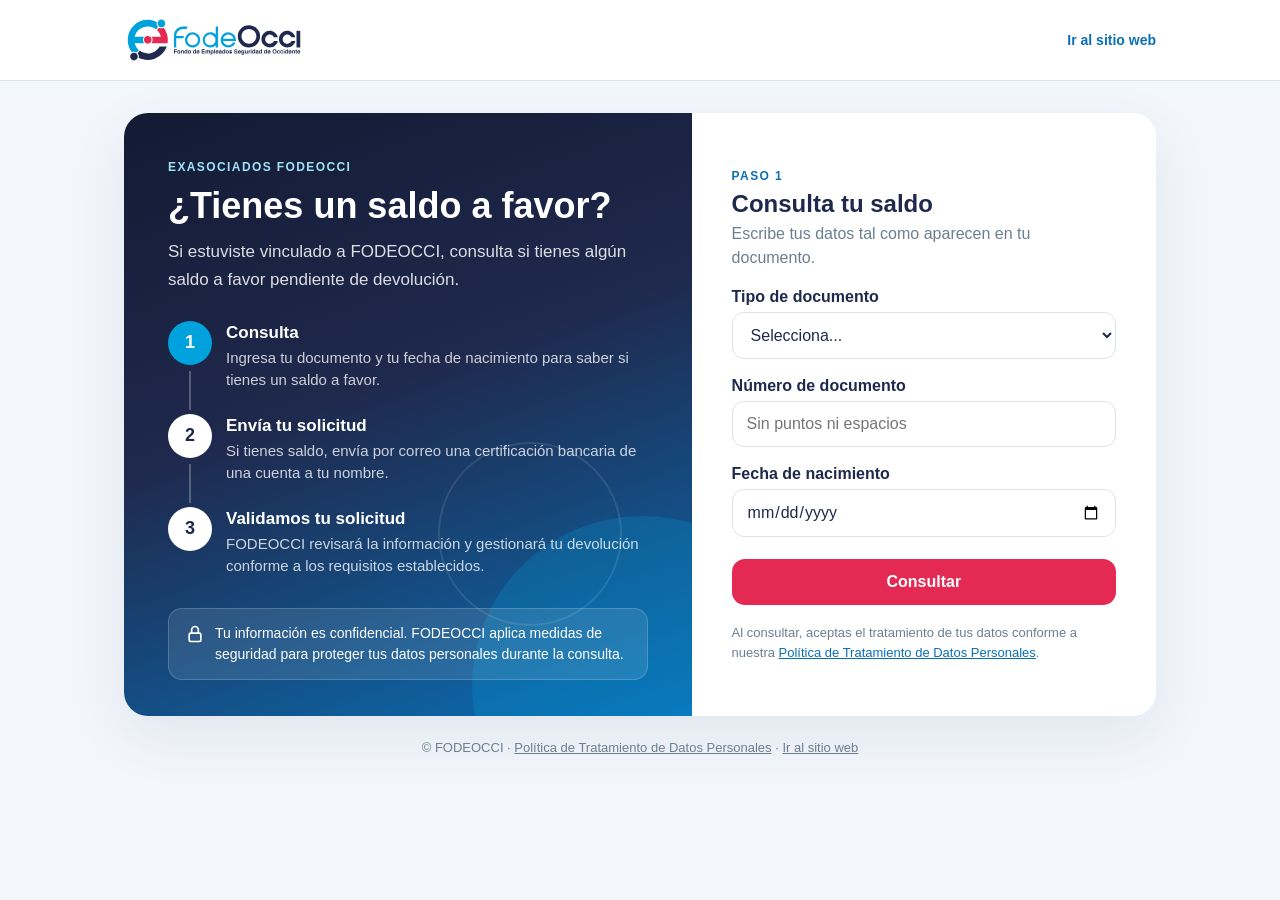
<file: index.html>
<!doctype html>
<html lang="es">
<head>
  <meta charset="utf-8">
  <meta name="viewport" content="width=device-width,initial-scale=1">
  <meta name="description" content="Consulta si tienes saldos a favor pendientes de devolución en FODEOCCI.">
  <title>Consulta de saldos a favor | FODEOCCI</title>
  <link rel="icon" href="img/logo-claro.svg">
  <link rel="stylesheet" href="css/estilos.css">
</head>
<body>

  <!-- ENCABEZADO -->
  <header class="encabezado">
    <div class="encabezado-contenido">
      <img class="logo" src="img/logo-claro.svg" alt="FODEOCCI">
      <a data-sitio>Ir al sitio web</a>
    </div>
  </header>

  <div class="contenedor">
    <div class="tarjeta-principal" id="vistaConsulta">

      <!-- COLUMNA INFORMATIVA: LOS 3 PASOS -->
      <section class="columna-info">
        <span class="eyebrow">EXASOCIADOS FODEOCCI</span>
        <h1 class="titular">¿Tienes un saldo a favor?</h1>
        <p class="intro">Si estuviste vinculado a FODEOCCI, consulta si tienes algún saldo a favor pendiente de devolución.</p>

        <ol class="pasos">
          <li class="paso">
            <span class="paso-numero">1</span>
            <div>
              <h3>Consulta</h3>
              <p>Ingresa tu documento y tu fecha de nacimiento para saber si tienes un saldo a favor.</p>
            </div>
          </li>
          <li class="paso">
            <span class="paso-numero">2</span>
            <div>
              <h3>Envía tu solicitud</h3>
              <p>Si tienes saldo, envía por correo una certificación bancaria de una cuenta a tu nombre.</p>
            </div>
          </li>
          <li class="paso">
            <span class="paso-numero">3</span>
            <div>
              <h3>Validamos tu solicitud</h3>
              <p>FODEOCCI revisará la información y gestionará tu devolución conforme a los requisitos establecidos.</p>
            </div>
          </li>
        </ol>

        <div class="sello-seguridad">
          <svg width="20" height="20" viewBox="0 0 24 24" fill="none" stroke="currentColor" stroke-width="2" stroke-linecap="round" stroke-linejoin="round" aria-hidden="true"><rect x="5" y="11" width="14" height="10" rx="2"/><path d="M8 11V7a4 4 0 0 1 8 0v4"/></svg>
          <span>Tu información es confidencial. FODEOCCI aplica medidas de seguridad para proteger tus datos personales durante la consulta.</span>
        </div>
      </section>

      <!-- COLUMNA DEL FORMULARIO -->
      <main class="columna-form">
        <div class="card">

          <!-- FORMULARIO -->
          <section id="vistaFormulario">
            <span class="eyebrow">PASO 1</span>
            <h2 class="titulo-card">Consulta tu saldo</h2>
            <p class="muted">Escribe tus datos tal como aparecen en tu documento.</p>

            <form id="formConsulta" novalidate>
              <label for="tipo">Tipo de documento</label>
              <select id="tipo" required>
                <option value="">Selecciona...</option>
                <option value="CC">Cédula de ciudadanía</option>
                <option value="CE">Cédula de extranjería</option>
                <option value="PA">Pasaporte</option>
              </select>

              <label for="numero">Número de documento</label>
              <input id="numero" inputmode="numeric" autocomplete="off" placeholder="Sin puntos ni espacios" required>

              <label for="fecha">Fecha de nacimiento</label>
              <input id="fecha" type="date" required>

              <button type="submit" id="btnConsultar">Consultar</button>
              <div id="avisoCampos" class="resultado error" hidden></div>
            </form>

            <p class="nota-privacidad">
              Al consultar, aceptas el tratamiento de tus datos conforme a nuestra
              <a data-politica target="_blank" rel="noopener">Política de Tratamiento de Datos Personales</a>.
            </p>
          </section>

        </div>
      </main>

    </div>

    <!-- RESULTADO: comprobante centrado (reemplaza las dos columnas) -->
    <section class="comprobante" id="vistaResultado" hidden aria-live="polite">
      <div id="resultado"></div>
      <button type="button" class="link" id="btnNuevaConsulta">Hacer otra consulta</button>
    </section>

    <footer class="pie">
      © FODEOCCI ·
      <a data-politica target="_blank" rel="noopener">Política de Tratamiento de Datos Personales</a> ·
      <a data-sitio>Ir al sitio web</a>
    </footer>
  </div>

  <script src="js/config.js"></script>
  <script src="js/consulta.js"></script>
</body>
</html>
</file>
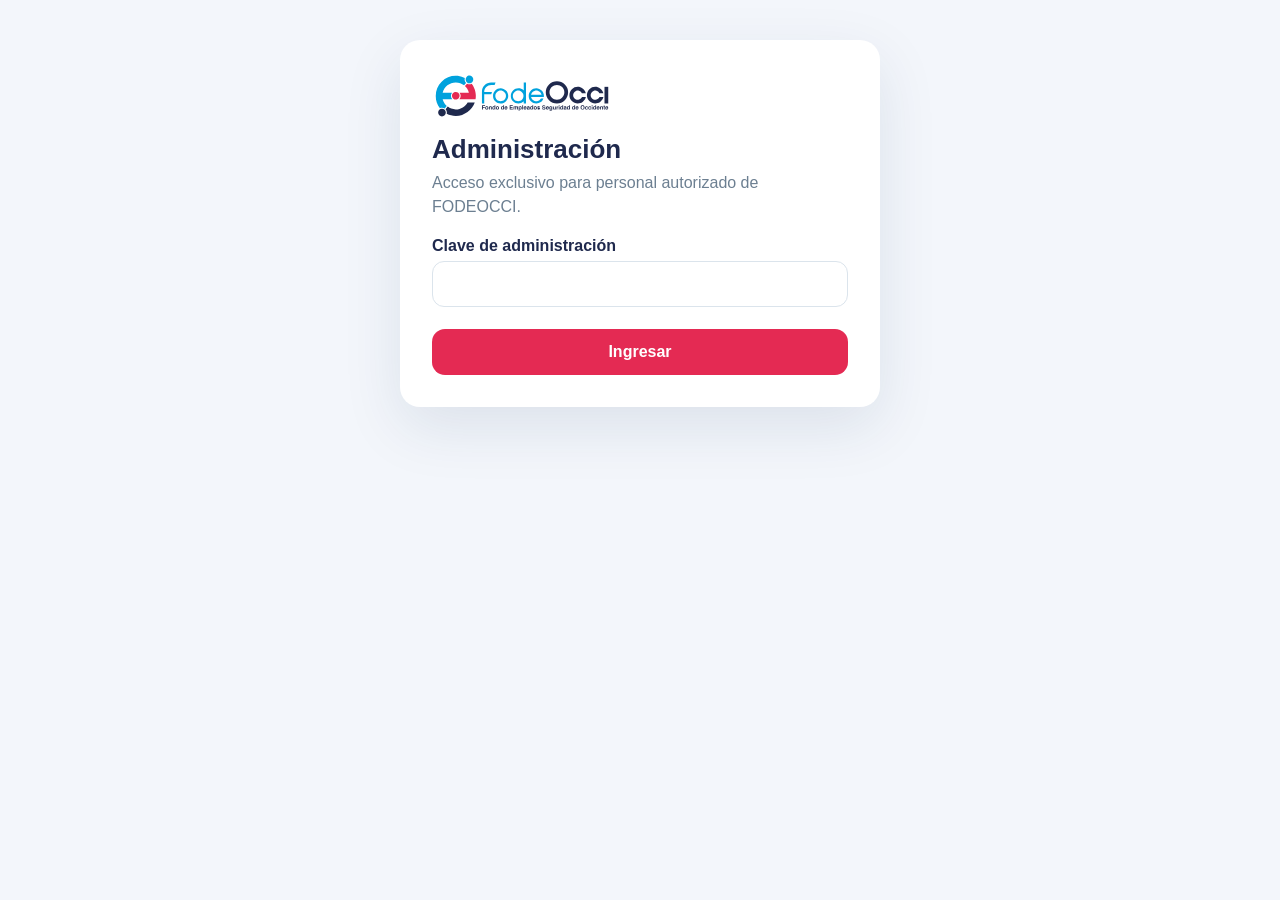
<file: admin.html>
<!doctype html>
<html lang="es">
<head>
  <meta charset="utf-8">
  <meta name="viewport" content="width=device-width,initial-scale=1">
  <meta name="robots" content="noindex, nofollow">
  <title>Administración | Saldos a favor FODEOCCI</title>
  <link rel="icon" href="img/logo-claro.svg">
  <link rel="stylesheet" href="css/estilos.css">
  <link rel="stylesheet" href="css/admin.css">
</head>
<body>

  <!-- INGRESO -->
  <main class="card" id="vistaLogin">
    <img class="logo-admin" src="img/logo-claro.svg" alt="FODEOCCI">
    <h1>Administración</h1>
    <p class="muted">Acceso exclusivo para personal autorizado de FODEOCCI.</p>

    <form id="formLogin" novalidate>
      <label for="clave">Clave de administración</label>
      <input id="clave" type="password" autocomplete="current-password" required>
      <button type="submit" id="btnIngresar">Ingresar</button>
      <div id="avisoLogin" class="resultado error" hidden></div>
    </form>
  </main>

  <!-- PANEL -->
  <main class="card ancha" id="vistaPanel" hidden>
    <div class="panel-encabezado">
      <div class="marca-admin">
        <img class="logo-admin" src="img/logo-claro.svg" alt="FODEOCCI">
        <h1>Panel de administración</h1>
      </div>
      <button type="button" class="link" id="btnSalir">Cerrar sesión</button>
    </div>
    <p class="muted">Saldos a favor de exasociados.</p>

    <!-- ESTADO -->
    <section class="bloque">
      <h2>Estado de la base de datos</h2>
      <div class="estadisticas">
        <div class="estadistica"><span>Registros</span><strong id="estTotal">--</strong></div>
        <div class="estadistica"><span>Con saldo disponible</span><strong id="estConSaldo">--</strong></div>
        <div class="estadistica"><span>Total saldos disponibles</span><strong id="estSuma">--</strong></div>
        <div class="estadistica"><span>Fecha de corte</span><strong id="estCorte">--</strong></div>
        <div class="estadistica"><span>Última actualización</span><strong id="estActualizacion">--</strong></div>
      </div>
      <div class="actualizar-datos">
        <button type="button" class="boton-secundario" id="btnRefrescar">Actualizar datos</button>
        <span class="nota-hora" id="estHora"></span>
      </div>
    </section>

    <!-- CARGA DE EXCEL -->
    <section class="bloque">
      <h2>Cargar base de datos (Excel)</h2>
      <p class="muted">Sube el archivo con los saldos actualizados. Primero se valida; solo si no tiene errores se habilita la carga.</p>
      <button type="button" class="boton-secundario" id="btnPlantilla">Descargar plantilla de Excel</button>

      <label for="archivoExcel">Archivo (.xlsx, .xls o .csv)</label>
      <input type="file" id="archivoExcel" accept=".xlsx,.xls,.csv">

      <div class="acciones-carga">
        <button type="button" id="btnValidar">Validar archivo</button>
      </div>

      <div id="avisoCarga" class="resultado" hidden></div>

      <div id="detalleErrores" hidden>
        <div class="contenedor-tabla">
          <table class="tabla-errores">
            <thead><tr><th>Fila</th><th>Documento</th><th>Problema</th></tr></thead>
            <tbody id="cuerpoErrores"></tbody>
          </table>
        </div>
        <p class="muted" id="notaErrores" hidden></p>
      </div>

      <div id="confirmacionCarga" hidden>
        <p class="advertencia">Al confirmar, esta información <strong>reemplaza por completo</strong> la base actual. La versión anterior queda guardada en la pestaña oculta <strong>Respaldo_Saldos</strong> del Google Sheet.</p>
        <div class="acciones-carga">
          <button type="button" id="btnConfirmar">Confirmar carga</button>
        </div>
      </div>
    </section>

    <!-- ADMINISTRAR REGISTROS -->
    <section class="bloque">
      <h2>Administrar registros</h2>
      <p class="muted">Busca a un exasociado para ver su información, corregirla o eliminarla. Por ejemplo, para marcar como <strong>No disponible</strong> un saldo que ya fue devuelto.</p>

      <form id="formBuscar" class="fila-form" novalidate>
        <div>
          <label for="buscarTipo">Tipo</label>
          <select id="buscarTipo">
            <option value="">Selecciona...</option>
            <option value="CC">Cédula de ciudadanía</option>
            <option value="CE">Cédula de extranjería</option>
            <option value="PA">Pasaporte</option>
          </select>
        </div>
        <div>
          <label for="buscarNumero">Número de documento</label>
          <input id="buscarNumero" autocomplete="off">
        </div>
        <button type="submit" id="btnBuscar">Buscar</button>
      </form>

      <div id="avisoRegistro" class="resultado" hidden></div>

      <form id="formRegistro" class="ficha" hidden novalidate>
        <p class="ficha-documento">Documento: <strong id="fichaDocumento"></strong></p>
        <div class="ficha-campos">
          <div>
            <label for="regNombre">Nombre completo</label>
            <input id="regNombre" autocomplete="off">
          </div>
          <div>
            <label for="regNacimiento">Fecha de nacimiento</label>
            <input id="regNacimiento" type="date">
          </div>
          <div>
            <label for="regValor">Valor del saldo</label>
            <input id="regValor" type="number" min="0" step="1">
          </div>
          <div>
            <label for="regEstado">Estado</label>
            <select id="regEstado">
              <option value="Disponible">Disponible</option>
              <option value="No disponible">No disponible</option>
            </select>
          </div>
          <div>
            <label for="regCorte">Fecha de corte</label>
            <input id="regCorte" type="date">
          </div>
        </div>
        <div class="acciones-carga">
          <button type="submit" id="btnGuardar">Guardar cambios</button>
          <button type="button" class="boton-peligro" id="btnEliminar">Eliminar registro</button>
        </div>
      </form>
    </section>

    <!-- DESBLOQUEO -->
    <section class="bloque">
      <h2>Desbloquear documento</h2>
      <p class="muted">Úsalo cuando un exasociado quede bloqueado por intentos fallidos y se comunique con FODEOCCI.</p>
      <form id="formDesbloquear" class="fila-form" novalidate>
        <div>
          <label for="desTipo">Tipo</label>
          <select id="desTipo">
            <option value="">Selecciona...</option>
            <option value="CC">Cédula de ciudadanía</option>
            <option value="CE">Cédula de extranjería</option>
            <option value="PA">Pasaporte</option>
          </select>
        </div>
        <div>
          <label for="desNumero">Número de documento</label>
          <input id="desNumero" autocomplete="off">
        </div>
        <button type="submit" id="btnDesbloquear">Desbloquear</button>
      </form>
      <div id="avisoDesbloqueo" class="resultado" hidden></div>
    </section>
  </main>

  <script src="js/config.js"></script>
  <script src="js/vendor/xlsx.full.min.js"></script>
  <script src="js/admin.js"></script>
</body>
</html>
</file>
<file: css/estilos.css>
/* Identidad visual FODEOCCI - estilo "Paso a paso" (página pública y base del panel) */

/* Colores oficiales tomados del logo: azul #1f294d, cian #00a2dd, rojo #e42a53 */
:root {
  --navy: #1f294d;
  --navy2: #131a33;
  --blue: #0a6fb5;
  --cyan: #00a2dd;
  --pink: #e42a53;
  --pink-oscuro: #c51d43;
  --bg: #f3f6fb;
  --text: #1f294d;
  --muted: #6c7f91;
  --line: #dbe4ec;
  --green-bg: #eaf8f1;
  --green: #0a7a4d;
  --danger-bg: #fff0f3;
  --danger: #ac2940;
  --info-bg: #eef4fa;
}

* { box-sizing: border-box; }

body {
  margin: 0;
  background: var(--bg);
  color: var(--text);
  font-family: "Segoe UI", Roboto, Arial, Helvetica, sans-serif;
}

[hidden] { display: none !important; }

a { color: var(--blue); }

/* ---------------------------------------------------------------- Encabezado */

.encabezado { background: white; border-bottom: 1px solid var(--line); }

.encabezado-contenido {
  max-width: 1080px;
  margin: 0 auto;
  padding: 8px 24px;
  display: flex;
  align-items: center;
  justify-content: space-between;
  gap: 16px;
}

/* El SVG del logo trae márgenes internos, por eso la altura es mayor que la del logo visible */
.logo { height: 64px; width: auto; display: block; }

.encabezado a { font-size: 14px; font-weight: 700; text-decoration: none; }

/* ---------------------------------------------------------------- Contenedor principal */

.contenedor { max-width: 1080px; margin: 32px auto; padding: 0 24px; }

.tarjeta-principal {
  display: grid;
  grid-template-columns: 1.1fr .9fr;
  background: white;
  border-radius: 24px;
  overflow: hidden;
  box-shadow: 0 20px 60px rgba(18, 52, 90, .08);
}

/* ---------------------------------------------------------------- Columna informativa (pasos) */

.columna-info {
  position: relative;
  overflow: hidden;
  padding: 44px 44px 36px;
  background: linear-gradient(160deg, var(--navy2) 0%, var(--navy) 45%, var(--blue) 100%);
  color: white;
}

/* Círculos decorativos de fondo */
.columna-info::before,
.columna-info::after {
  content: "";
  position: absolute;
  border-radius: 50%;
  pointer-events: none;
}
.columna-info::before { width: 340px; height: 340px; right: -120px; bottom: -140px; background: rgba(0, 162, 221, .22); }
.columna-info::after { width: 180px; height: 180px; right: 70px; bottom: 90px; border: 2px solid rgba(255, 255, 255, .10); }
.columna-info > * { position: relative; z-index: 1; }

.eyebrow { font-size: 12px; letter-spacing: 1.4px; font-weight: 800; color: var(--blue); }
.columna-info .eyebrow { color: #9fe3f7; }

.titular { font-size: 36px; line-height: 1.15; margin: 10px 0 12px; color: white; }

.intro { color: rgba(255, 255, 255, .85); font-size: 17px; line-height: 1.6; margin: 0 0 28px; }

.pasos { list-style: none; margin: 0; padding: 0; display: grid; gap: 22px; }

.paso {
  position: relative;
  display: grid;
  grid-template-columns: 44px 1fr;
  gap: 14px;
  align-items: start;
}

/* Línea vertical que une los círculos */
.paso:not(:last-child)::after {
  content: "";
  position: absolute;
  left: 21px;
  top: 50px;
  bottom: -18px;
  width: 2px;
  background: rgba(255, 255, 255, .25);
}

.paso-numero {
  width: 44px;
  height: 44px;
  border-radius: 50%;
  display: flex;
  align-items: center;
  justify-content: center;
  background: white;
  color: var(--navy);
  font-weight: 800;
  font-size: 18px;
}
.paso:nth-child(1) .paso-numero { background: var(--cyan); color: white; }

.paso h3 { margin: 2px 0 4px; font-size: 17px; color: white; }
.paso p { margin: 0; color: rgba(255, 255, 255, .78); font-size: 15px; line-height: 1.5; }

.sello-seguridad {
  display: flex;
  align-items: flex-start;
  gap: 10px;
  margin-top: 30px;
  padding: 14px 16px;
  border-radius: 14px;
  background: rgba(255, 255, 255, .10);
  border: 1px solid rgba(255, 255, 255, .18);
  color: white;
  font-size: 14px;
  line-height: 1.5;
}
.sello-seguridad svg { flex: 0 0 auto; margin-top: 1px; }

/* ---------------------------------------------------------------- Columna del formulario */

.columna-form {
  background: white;
  padding: 44px 40px;
  display: flex;
  align-items: center;
}
.columna-form .card { margin: 0; width: 100%; padding: 0; box-shadow: none; border-radius: 0; }

/* ---------------------------------------------------------------- Tarjeta y formularios */

.card {
  max-width: 480px;
  margin: 40px auto;
  background: white;
  border-radius: 20px;
  padding: 32px;
  box-shadow: 0 20px 60px rgba(18, 52, 90, .10);
}

h1 { font-size: 26px; margin: 6px 0; }

.titulo-card { font-size: 24px; margin: 6px 0 4px; color: var(--navy); }

.muted { color: var(--muted); line-height: 1.5; margin: 0 0 10px; }

label { display: block; font-weight: 700; margin: 18px 0 6px; }

select,
input {
  width: 100%;
  padding: 13px 14px;
  border: 1px solid var(--line);
  border-radius: 12px;
  font: inherit;
  color: inherit;
  background: white;
}
select:focus,
input:focus { outline: 2px solid var(--cyan); outline-offset: 1px; }

button,
.boton {
  display: block;
  width: 100%;
  margin-top: 22px;
  padding: 14px;
  border: 0;
  border-radius: 13px;
  background: var(--pink);
  color: white;
  font: inherit;
  font-weight: 700;
  text-align: center;
  text-decoration: none;
  cursor: pointer;
}
button:hover,
.boton:hover { background: var(--pink-oscuro); }
button:disabled { opacity: .6; cursor: default; }

.link,
.link:hover {
  width: auto;
  margin: 14px auto 0;
  padding: 0;
  background: none;
  color: var(--blue);
}

.nota-privacidad { font-size: 13px; color: var(--muted); line-height: 1.5; margin: 18px 0 0; }

/* ---------------------------------------------------------------- Resultados */

.resultado { margin-top: 24px; padding: 20px; border-radius: 14px; line-height: 1.55; }
.resultado p { margin: 8px 0; }
.resultado.con-saldo { background: var(--green-bg); }
.resultado.con-saldo h2 { color: var(--green); margin: 0 0 10px; font-size: 21px; }
.resultado.sin-saldo { background: var(--info-bg); }
.resultado.error { background: var(--danger-bg); color: var(--danger); }

/* ---------------------------------------------------------------- Comprobante (resultado de la consulta) */

.comprobante {
  max-width: 580px;
  margin: 0 auto;
  padding: 40px 40px 30px;
  background: white;
  border-radius: 24px;
  box-shadow: 0 20px 60px rgba(18, 52, 90, .08);
  text-align: center;
}

.comprobante-icono {
  width: 64px;
  height: 64px;
  margin: 0 auto 14px;
  border-radius: 50%;
  display: flex;
  align-items: center;
  justify-content: center;
}
.comprobante-icono.exito { background: var(--green-bg); color: var(--green); }
.comprobante-icono.info { background: var(--info-bg); color: var(--blue); }
.comprobante-icono.error { background: var(--danger-bg); color: var(--danger); }

.comprobante h2 { font-size: 24px; line-height: 1.25; margin: 6px 0 10px; color: var(--navy); }
.comprobante p { color: var(--muted); line-height: 1.6; margin: 8px 0; }
.comprobante p strong { color: var(--text); }

.comprobante .comprobante-monto {
  margin: 4px 0 6px;
  font-size: 46px;
  font-weight: 800;
  letter-spacing: -.5px;
  color: var(--navy);
}

/* Datos tipo recibo, con líneas punteadas arriba y abajo */
.comprobante-detalles {
  display: grid;
  gap: 10px;
  margin: 20px 0;
  padding: 16px 0;
  border-top: 1px dashed var(--line);
  border-bottom: 1px dashed var(--line);
  text-align: left;
}
.comprobante-detalles div { display: flex; justify-content: space-between; gap: 16px; font-size: 15px; }
.comprobante-detalles dt { color: var(--muted); }
.comprobante-detalles dd { margin: 0; font-weight: 700; text-align: right; }

.solicitud {
  margin-top: 4px;
  padding: 20px;
  border-radius: 16px;
  background: var(--bg);
  text-align: left;
}
.solicitud .eyebrow { display: block; margin-bottom: 4px; }

.comprobante .link { display: block; margin: 22px auto 0; }

/* Opciones que se despliegan al pulsar "Enviar solicitud por correo" */
.opciones-envio { margin-top: 14px; }
.opciones-titulo { margin: 0 0 10px !important; font-weight: 700; color: var(--text) !important; }
.opciones-lista {
  display: grid;
  grid-template-columns: 1fr 1fr;
  gap: 10px;
}
.opcion-envio,
.opcion-envio:hover {
  display: block;
  width: 100%;
  margin: 0;
  padding: 12px 10px;
  border: 1px solid var(--line);
  border-radius: 12px;
  background: white;
  color: var(--navy);
  font: inherit;
  font-size: 14px;
  font-weight: 700;
  text-align: center;
  text-decoration: none;
  cursor: pointer;
}
.opcion-envio:hover { border-color: var(--cyan); background: var(--info-bg); }
.estado-copiado { display: block; margin-top: 10px; color: var(--green); font-weight: 700; }

/* Pregunta, botón de WhatsApp y nota final del Paso 2 */
.solicitud .solicitud-pregunta { margin: 18px 0 0; font-weight: 700; color: var(--text); }
.solicitud .boton:first-of-type { margin-top: 10px; }
.boton-whatsapp,
.boton-whatsapp:hover { margin-top: 10px; background: #128c4b; }
.boton-whatsapp:hover { background: #0e723d; }
.solicitud .solicitud-nota { margin: 14px 0 0; font-size: 13px; font-style: italic; }

/* ---------------------------------------------------------------- Pie de página */

.pie { margin-top: 22px; font-size: 13px; color: var(--muted); text-align: center; line-height: 1.6; }
.pie a { color: var(--muted); }

/* ---------------------------------------------------------------- Celulares y tabletas */

@media (max-width: 860px) {
  .contenedor { margin: 16px auto; padding: 0 12px; }
  .tarjeta-principal { grid-template-columns: 1fr; border-radius: 18px; }
  .columna-info { padding: 26px 22px 22px; }
  .titular { font-size: 28px; }
  .intro { font-size: 16px; margin-bottom: 20px; }
  .pasos { gap: 16px; }
  .paso:not(:last-child)::after { bottom: -12px; }
  .sello-seguridad { margin-top: 22px; }
  .columna-form { padding: 26px 22px 28px; }
  .card { padding: 22px; border-radius: 16px; }
}

/* En celular los pasos se compactan (solo títulos) para que el formulario quede a la vista */
@media (max-width: 560px) {
  .encabezado-contenido { padding: 6px 16px; }
  .logo { height: 52px; }
  .columna-info { padding: 22px 20px 18px; }
  .titular { font-size: 26px; }
  .intro { font-size: 15px; margin-bottom: 16px; }
  .pasos { gap: 10px; }
  .paso { grid-template-columns: 32px 1fr; gap: 12px; align-items: center; }
  .paso-numero { width: 32px; height: 32px; font-size: 15px; }
  .paso:not(:last-child)::after { left: 15px; top: 34px; bottom: -10px; }
  .paso h3 { margin: 0; font-size: 16px; }
  .paso p,
  .sello-seguridad,
  .columna-info::after { display: none; }
  body > .card { margin: 0; border-radius: 0; min-height: 100vh; }
  .comprobante { padding: 28px 20px 24px; border-radius: 18px; }
  .comprobante .comprobante-monto { font-size: 38px; }
  .solicitud { padding: 16px; }
}
</file>
<file: css/admin.css>
/* Estilos exclusivos del panel de administración (complementan estilos.css) */

.card.ancha { max-width: 860px; }

/* ---------------------------------------------------------------- Logo y encabezado */

.logo-admin { height: 64px; width: auto; display: block; margin: -8px 0 4px; }

.panel-encabezado {
  display: flex;
  justify-content: space-between;
  align-items: center;
  gap: 16px;
}
.panel-encabezado .link { margin: 0; }

.marca-admin { display: flex; align-items: center; gap: 14px; }
.marca-admin .logo-admin { margin-bottom: 0; }

/* ---------------------------------------------------------------- Secciones */

.bloque {
  border-top: 1px solid var(--line);
  margin-top: 28px;
  padding-top: 22px;
}
.bloque h2 { font-size: 18px; margin: 0 0 4px; }

.estadisticas {
  display: grid;
  grid-template-columns: repeat(auto-fit, minmax(150px, 1fr));
  gap: 12px;
  margin-top: 16px;
}
.estadistica { background: var(--bg); border-radius: 12px; padding: 14px; }
.estadistica span { display: block; font-size: 12px; color: var(--muted); }
.estadistica strong { display: block; font-size: 18px; margin-top: 6px; }

.fila-form {
  display: grid;
  grid-template-columns: 220px 1fr auto;
  gap: 10px;
  align-items: end;
}
.fila-form label { margin-top: 0; }
.fila-form button { margin-top: 0; width: auto; padding: 13px 20px; }

/* ---------------------------------------------------------------- Botones */

.boton-secundario {
  width: auto;
  margin-top: 14px;
  padding: 10px 16px;
  background: white;
  color: var(--blue);
  border: 1px solid var(--blue);
}
.boton-secundario:hover { background: var(--info-bg); }

.actualizar-datos { display: flex; flex-wrap: wrap; align-items: center; gap: 12px; }
.nota-hora { margin-top: 14px; font-size: 13px; color: var(--muted); }

.boton-peligro {
  background: white;
  color: var(--danger);
  border: 1px solid var(--danger);
}
.boton-peligro:hover { background: var(--danger-bg); }

.acciones-carga { display: flex; flex-wrap: wrap; gap: 10px; }
.acciones-carga button { width: auto; margin-top: 14px; padding: 12px 20px; }

.resultado.ok { background: var(--green-bg); color: var(--green); }

/* ---------------------------------------------------------------- Carga de Excel */

input[type="file"] { padding: 10px; }

.contenedor-tabla {
  max-height: 320px;
  overflow: auto;
  margin-top: 12px;
  border: 1px solid var(--line);
  border-radius: 10px;
}
.tabla-errores { width: 100%; border-collapse: collapse; font-size: 14px; }
.tabla-errores th,
.tabla-errores td {
  text-align: left;
  padding: 8px 10px;
  border-bottom: 1px solid var(--line);
  vertical-align: top;
}
.tabla-errores th { position: sticky; top: 0; background: var(--bg); }

.advertencia {
  margin-top: 16px;
  padding: 12px 14px;
  border-radius: 12px;
  background: #fff8e6;
  color: #7a5200;
  font-size: 14px;
  line-height: 1.5;
}

/* ---------------------------------------------------------------- Ficha de registro */

.ficha {
  margin-top: 16px;
  padding: 18px;
  border: 1px solid var(--line);
  border-radius: 14px;
  background: var(--bg);
}
.ficha-documento { margin: 0 0 4px; color: var(--muted); }
.ficha-documento strong { color: var(--navy); font-size: 17px; }
.ficha-campos {
  display: grid;
  grid-template-columns: repeat(auto-fit, minmax(200px, 1fr));
  gap: 0 14px;
}

/* ---------------------------------------------------------------- Celulares */

@media (max-width: 560px) {
  .fila-form { grid-template-columns: 1fr; }
  .fila-form button,
  .acciones-carga button { width: 100%; }
  .panel-encabezado { flex-direction: column; align-items: flex-start; }
}
</file>
